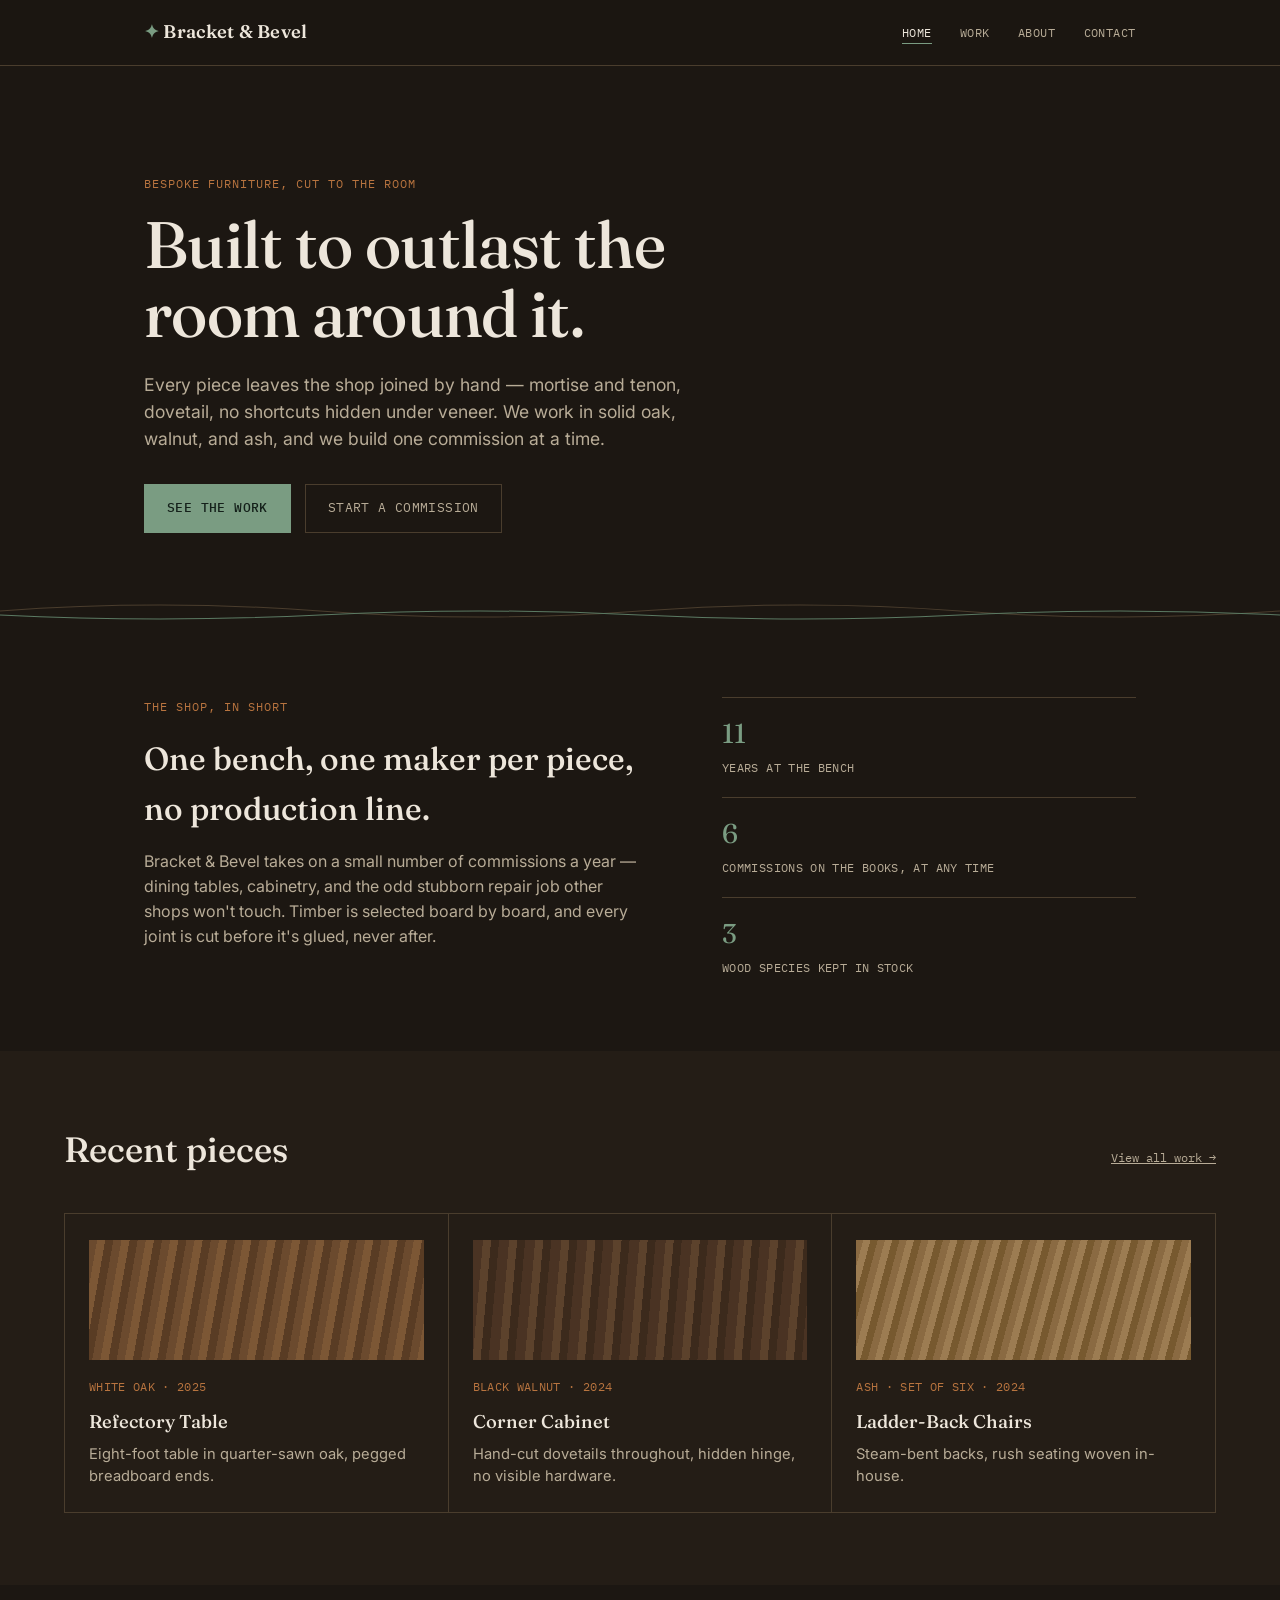
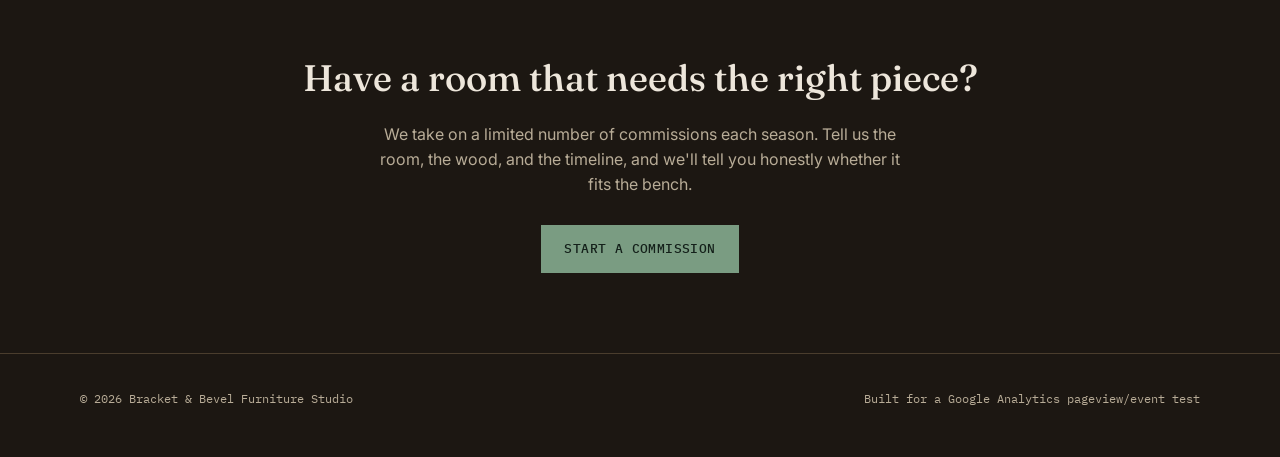
<file: index.html>
<!DOCTYPE html>
<html lang="en">
<head>
<meta charset="UTF-8">
<meta name="viewport" content="width=device-width, initial-scale=1.0">
<title>Bracket &amp; Bevel — Bespoke Furniture Studio</title>
<meta name="description" content="Solid-wood furniture built to order, joined the traditional way. Browse the studio's work and start a commission.">

<!-- ============================================================
     Google tag (gtag.js) — GA4
     Replace G-XXXXXXXXXX with your real Measurement ID.
     This snippet is duplicated on every page so pageviews fire
     no matter which page a visitor lands on.
     ============================================================ -->
<script async src="https://www.googletagmanager.com/gtag/js?id=G-VG3MJC6J0P"></script>
<script>
  window.dataLayer = window.dataLayer || [];
  function gtag(){dataLayer.push(arguments);}
  gtag('js', new Date());
  gtag('config', 'G-VG3MJC6J0P');
</script>

<link rel="stylesheet" href="style.css">
</head>
<body>

<header class="site-header">
  <nav class="nav">
    <a href="index.html" class="brand"><span class="mark">&#10022;</span> Bracket &amp; Bevel</a>
    <button class="nav-toggle" aria-expanded="false" aria-label="Toggle navigation">Menu</button>
    <ul class="nav-links">
      <li><a href="index.html" aria-current="page">Home</a></li>
      <li><a href="work.html">Work</a></li>
      <li><a href="about.html">About</a></li>
      <li><a href="contact.html">Contact</a></li>
    </ul>
  </nav>
</header>

<main>
  <section class="hero">
    <p class="eyebrow">Bespoke furniture, cut to the room</p>
    <h1>Built to outlast the room around it.</h1>
    <p class="lede">Every piece leaves the shop joined by hand — mortise and tenon, dovetail, no shortcuts hidden under veneer. We work in solid oak, walnut, and ash, and we build one commission at a time.</p>
    <div class="hero-row">
      <a href="work.html" class="btn primary" data-track="cta_click" data-track-label="hero_see_work">See the work</a>
      <a href="contact.html" class="btn ghost" data-track="cta_click" data-track-label="hero_start_commission">Start a commission</a>
    </div>
  </section>

  <svg class="grain" viewBox="0 0 1200 28" preserveAspectRatio="none" aria-hidden="true">
    <path d="M0,14 Q150,2 300,14 T600,14 T900,14 T1200,14" />
    <path class="accent" d="M0,18 Q150,26 300,18 T600,18 T900,18 T1200,18" />
  </svg>

  <section class="tight">
    <div class="two-col">
      <div>
        <p class="eyebrow">The shop, in short</p>
        <h2 style="font-family:var(--display); font-weight:500; font-size:clamp(1.5rem,3vw,2rem); margin:0 0 16px;">One bench, one maker per piece, no production line.</h2>
        <p style="color:var(--ink-dim); max-width:56ch;">Bracket &amp; Bevel takes on a small number of commissions a year — dining tables, cabinetry, and the odd stubborn repair job other shops won't touch. Timber is selected board by board, and every joint is cut before it's glued, never after.</p>
      </div>
      <ul class="stat-list">
        <li><span class="num">11</span><span class="lbl">Years at the bench</span></li>
        <li><span class="num">6</span><span class="lbl">Commissions on the books, at any time</span></li>
        <li><span class="num">3</span><span class="lbl">Wood species kept in stock</span></li>
      </ul>
    </div>
  </section>

  <section class="panel">
    <div class="tight">
      <div class="section-head">
        <h2>Recent pieces</h2>
        <a href="work.html" class="tag" data-track="cta_click" data-track-label="home_view_all_work">View all work &rarr;</a>
      </div>
      <div class="piece-grid">
        <div class="piece" data-track="piece_view" data-track-label="refectory_table">
          <div class="swatch" style="background: repeating-linear-gradient(100deg, #6b4a2e 0 8px, #7c5735 8px 16px, #593c24 16px 24px);"></div>
          <p class="spec">White Oak · 2025</p>
          <h3>Refectory Table</h3>
          <p class="desc">Eight-foot table in quarter-sawn oak, pegged breadboard ends.</p>
        </div>
        <div class="piece" data-track="piece_view" data-track-label="corner_cabinet">
          <div class="swatch" style="background: repeating-linear-gradient(95deg, #4a3323 0 10px, #5c422c 10px 18px, #3c2a1c 18px 26px);"></div>
          <p class="spec">Black Walnut · 2024</p>
          <h3>Corner Cabinet</h3>
          <p class="desc">Hand-cut dovetails throughout, hidden hinge, no visible hardware.</p>
        </div>
        <div class="piece" data-track="piece_view" data-track-label="ladder_back_chairs">
          <div class="swatch" style="background: repeating-linear-gradient(105deg, #8a6a42 0 7px, #9c7c52 7px 14px, #77592f 14px 21px);"></div>
          <p class="spec">Ash · Set of Six · 2024</p>
          <h3>Ladder-Back Chairs</h3>
          <p class="desc">Steam-bent backs, rush seating woven in-house.</p>
        </div>
      </div>
    </div>
  </section>

  <section class="tight" style="text-align:center; padding-top: 64px; padding-bottom: 80px;">
    <h2 style="font-family:var(--display); font-weight:500; font-size:clamp(1.6rem,3.5vw,2.3rem); margin:0 0 16px;">Have a room that needs the right piece?</h2>
    <p style="color:var(--ink-dim); max-width:52ch; margin:0 auto 28px;">We take on a limited number of commissions each season. Tell us the room, the wood, and the timeline, and we'll tell you honestly whether it fits the bench.</p>
    <a href="contact.html" class="btn primary" data-track="cta_click" data-track-label="home_bottom_commission">Start a commission</a>
  </section>
</main>

<footer>
  <div class="footer-row">
    <span>&copy; 2026 Bracket &amp; Bevel Furniture Studio</span>
    <span>Built for a Google Analytics pageview/event test</span>
  </div>
</footer>

<script src="script.js"></script>
</body>
</html>
</file>
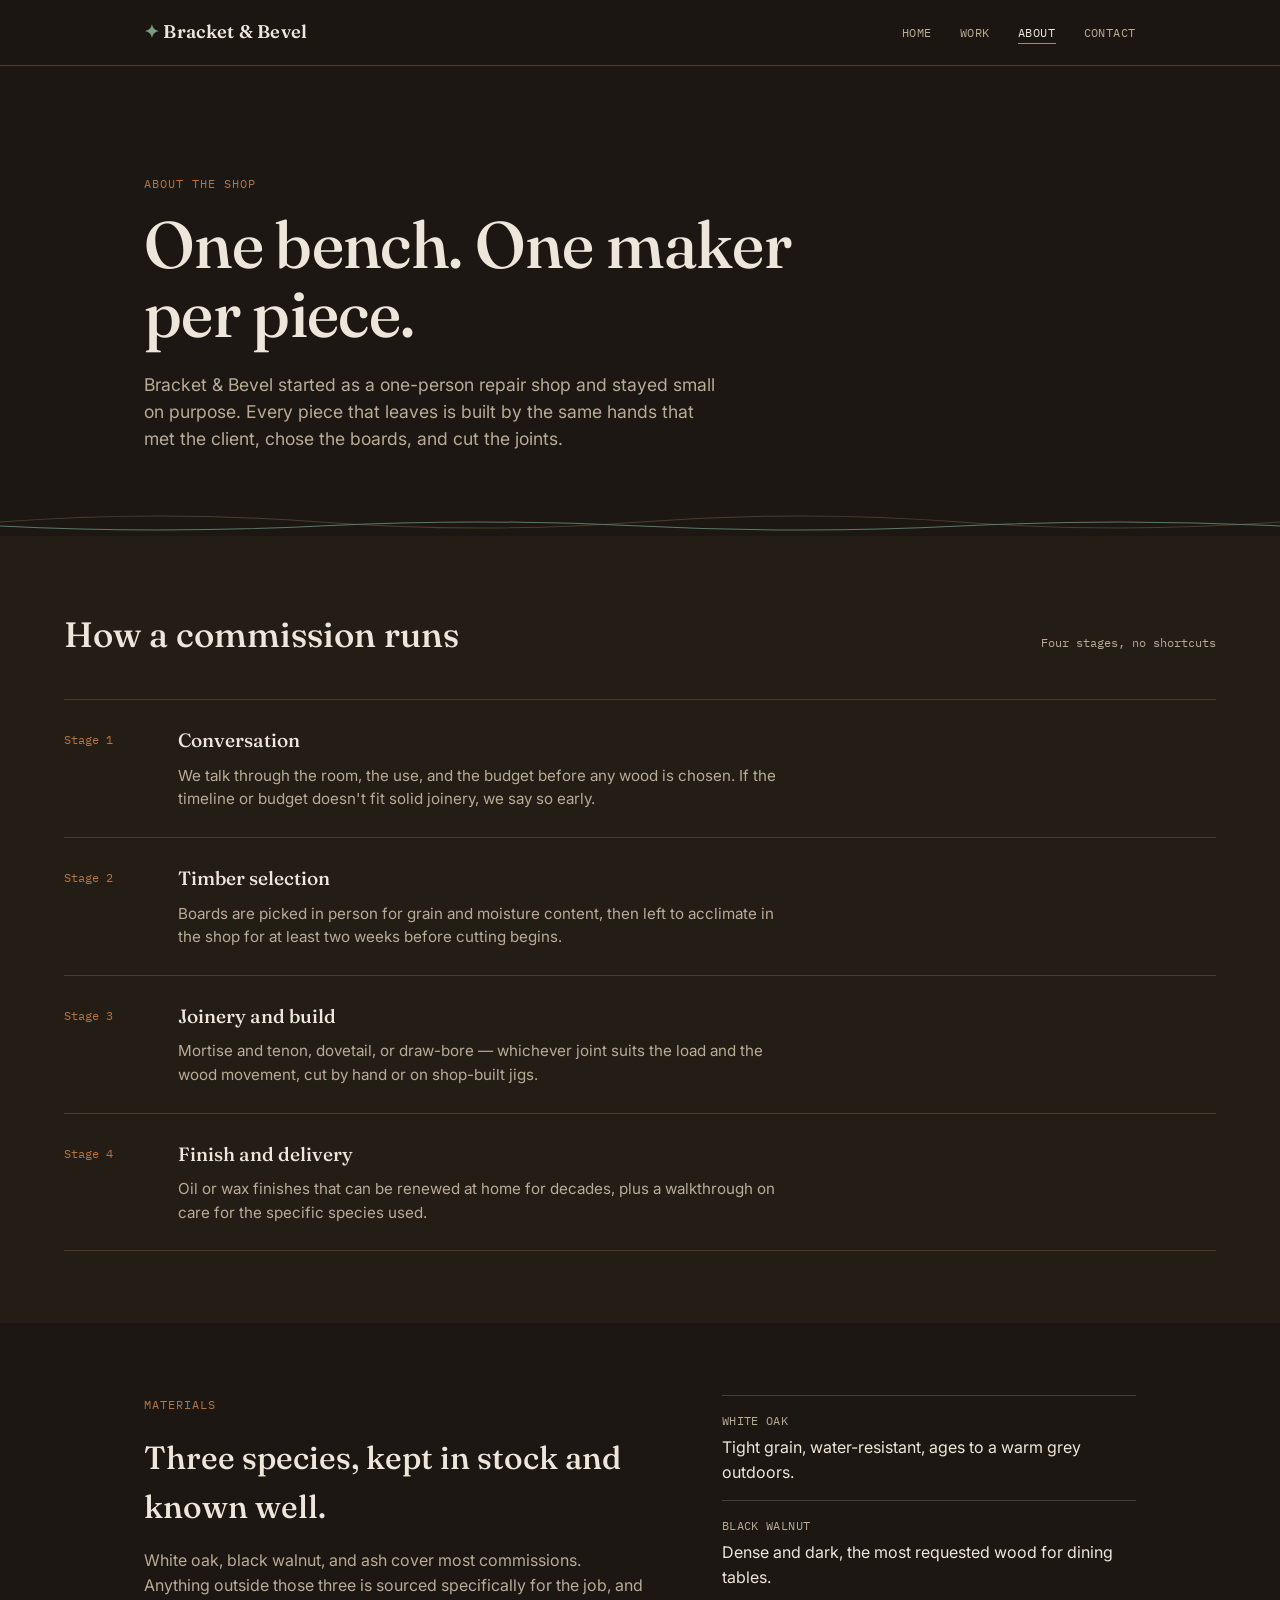
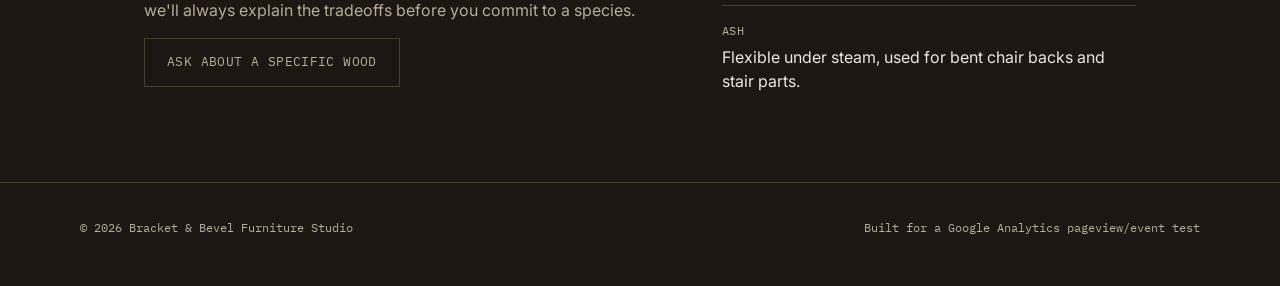
<file: about.html>
<!DOCTYPE html>
<html lang="en">
<head>
<meta charset="UTF-8">
<meta name="viewport" content="width=device-width, initial-scale=1.0">
<title>About — Bracket &amp; Bevel</title>
<meta name="description" content="How Bracket & Bevel works: timber selection, joinery, and the commission process.">

<script async src="https://www.googletagmanager.com/gtag/js?id=G-VG3MJC6J0P"></script>
<script>
  window.dataLayer = window.dataLayer || [];
  function gtag(){dataLayer.push(arguments);}
  gtag('js', new Date());
  gtag('config', 'G-VG3MJC6J0P');
</script>

<link rel="stylesheet" href="style.css">
</head>
<body>

<header class="site-header">
  <nav class="nav">
    <a href="index.html" class="brand"><span class="mark">&#10022;</span> Bracket &amp; Bevel</a>
    <button class="nav-toggle" aria-expanded="false" aria-label="Toggle navigation">Menu</button>
    <ul class="nav-links">
      <li><a href="index.html">Home</a></li>
      <li><a href="work.html">Work</a></li>
      <li><a href="about.html" aria-current="page">About</a></li>
      <li><a href="contact.html">Contact</a></li>
    </ul>
  </nav>
</header>

<main>
  <section class="hero" style="padding-bottom: 24px;">
    <p class="eyebrow">About the shop</p>
    <h1 style="max-width: 17ch;">One bench. One maker per piece.</h1>
    <p class="lede">Bracket &amp; Bevel started as a one-person repair shop and stayed small on purpose. Every piece that leaves is built by the same hands that met the client, chose the boards, and cut the joints.</p>
  </section>

  <svg class="grain" viewBox="0 0 1200 28" preserveAspectRatio="none" aria-hidden="true">
    <path d="M0,14 Q150,2 300,14 T600,14 T900,14 T1200,14" />
    <path class="accent" d="M0,18 Q150,26 300,18 T600,18 T900,18 T1200,18" />
  </svg>

  <section class="panel">
    <div class="tight">
      <div class="section-head">
        <h2>How a commission runs</h2>
        <span class="tag">Four stages, no shortcuts</span>
      </div>
      <ul class="process">
        <li>
          <span class="step-tag">Stage 1</span>
          <div>
            <h3>Conversation</h3>
            <p>We talk through the room, the use, and the budget before any wood is chosen. If the timeline or budget doesn't fit solid joinery, we say so early.</p>
          </div>
        </li>
        <li>
          <span class="step-tag">Stage 2</span>
          <div>
            <h3>Timber selection</h3>
            <p>Boards are picked in person for grain and moisture content, then left to acclimate in the shop for at least two weeks before cutting begins.</p>
          </div>
        </li>
        <li>
          <span class="step-tag">Stage 3</span>
          <div>
            <h3>Joinery and build</h3>
            <p>Mortise and tenon, dovetail, or draw-bore — whichever joint suits the load and the wood movement, cut by hand or on shop-built jigs.</p>
          </div>
        </li>
        <li>
          <span class="step-tag">Stage 4</span>
          <div>
            <h3>Finish and delivery</h3>
            <p>Oil or wax finishes that can be renewed at home for decades, plus a walkthrough on care for the specific species used.</p>
          </div>
        </li>
      </ul>
    </div>
  </section>

  <section class="tight">
    <div class="two-col">
      <div>
        <p class="eyebrow">Materials</p>
        <h2 style="font-family:var(--display); font-weight:500; font-size:clamp(1.5rem,3vw,2rem); margin:0 0 16px;">Three species, kept in stock and known well.</h2>
        <p style="color:var(--ink-dim); max-width:56ch; margin-bottom:16px;">White oak, black walnut, and ash cover most commissions. Anything outside those three is sourced specifically for the job, and we'll always explain the tradeoffs before you commit to a species.</p>
        <a href="contact.html" class="btn ghost" data-track="cta_click" data-track-label="about_ask_about_wood">Ask about a specific wood</a>
      </div>
      <ul class="info-list">
        <li><span class="lbl">White Oak</span>Tight grain, water-resistant, ages to a warm grey outdoors.</li>
        <li><span class="lbl">Black Walnut</span>Dense and dark, the most requested wood for dining tables.</li>
        <li><span class="lbl">Ash</span>Flexible under steam, used for bent chair backs and stair parts.</li>
      </ul>
    </div>
  </section>
</main>

<footer>
  <div class="footer-row">
    <span>&copy; 2026 Bracket &amp; Bevel Furniture Studio</span>
    <span>Built for a Google Analytics pageview/event test</span>
  </div>
</footer>

<script src="script.js"></script>
</body>
</html>
</file>
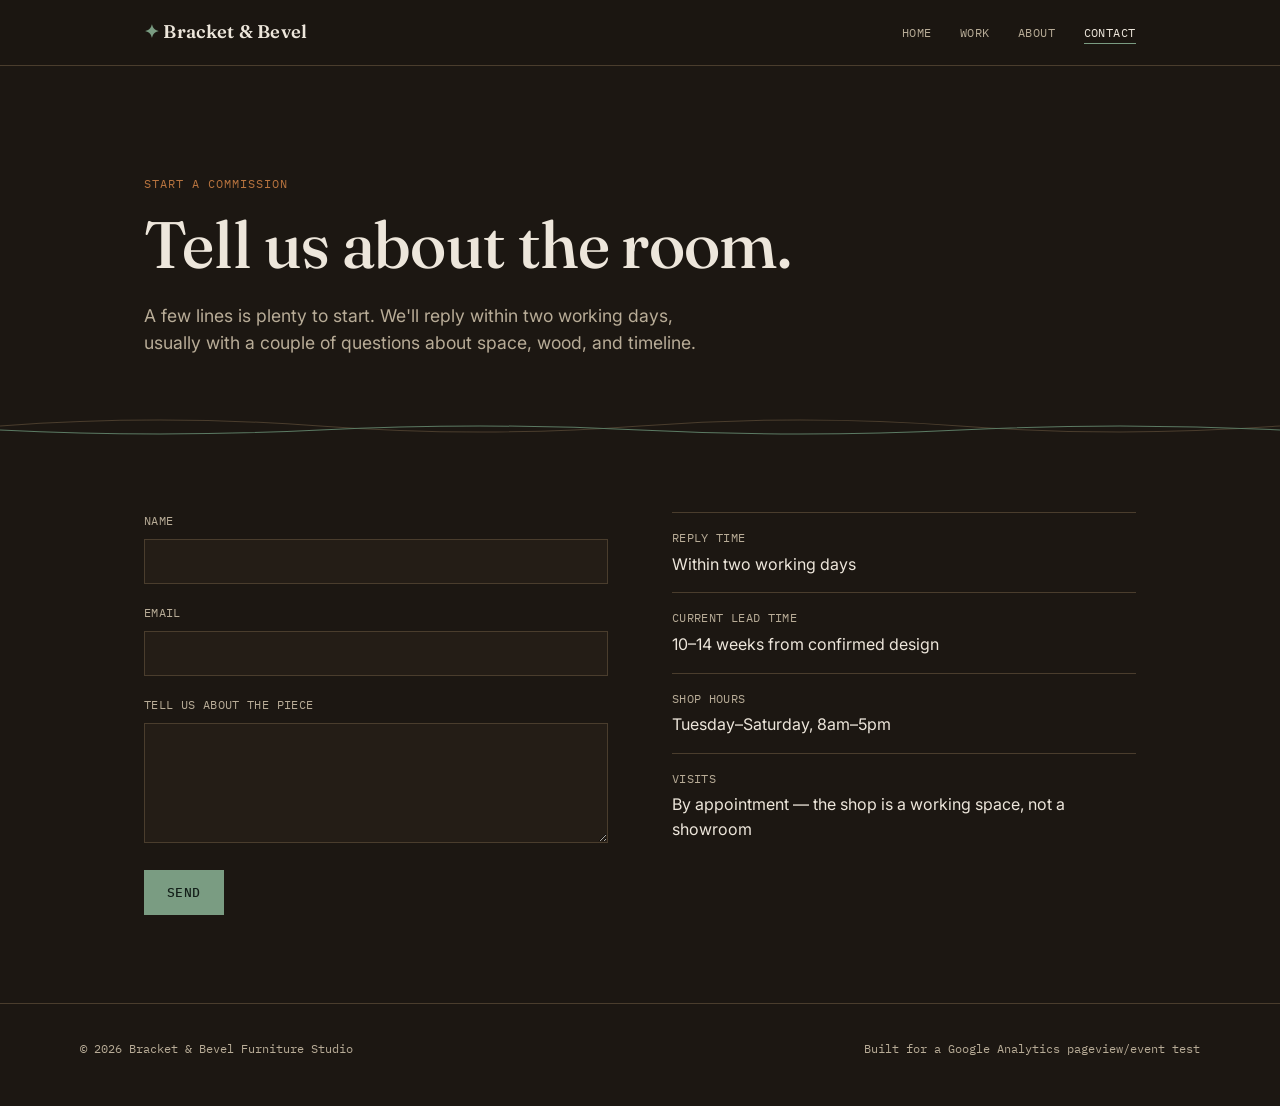
<file: contact.html>
<!DOCTYPE html>
<html lang="en">
<head>
<meta charset="UTF-8">
<meta name="viewport" content="width=device-width, initial-scale=1.0">
<title>Contact — Bracket &amp; Bevel</title>
<meta name="description" content="Start a furniture commission with Bracket & Bevel.">

<script async src="https://www.googletagmanager.com/gtag/js?id=G-VG3MJC6J0P"></script>
<script>
  window.dataLayer = window.dataLayer || [];
  function gtag(){dataLayer.push(arguments);}
  gtag('js', new Date());
  gtag('config', 'G-VG3MJC6J0P');
</script>

<link rel="stylesheet" href="style.css">
</head>
<body>

<header class="site-header">
  <nav class="nav">
    <a href="index.html" class="brand"><span class="mark">&#10022;</span> Bracket &amp; Bevel</a>
    <button class="nav-toggle" aria-expanded="false" aria-label="Toggle navigation">Menu</button>
    <ul class="nav-links">
      <li><a href="index.html">Home</a></li>
      <li><a href="work.html">Work</a></li>
      <li><a href="about.html">About</a></li>
      <li><a href="contact.html" aria-current="page">Contact</a></li>
    </ul>
  </nav>
</header>

<main>
  <section class="hero" style="padding-bottom: 24px;">
    <p class="eyebrow">Start a commission</p>
    <h1 style="max-width: 16ch;">Tell us about the room.</h1>
    <p class="lede">A few lines is plenty to start. We'll reply within two working days, usually with a couple of questions about space, wood, and timeline.</p>
  </section>

  <svg class="grain" viewBox="0 0 1200 28" preserveAspectRatio="none" aria-hidden="true">
    <path d="M0,14 Q150,2 300,14 T600,14 T900,14 T1200,14" />
    <path class="accent" d="M0,18 Q150,26 300,18 T600,18 T900,18 T1200,18" />
  </svg>

  <section class="tight" style="padding-bottom: 88px;">
    <div class="contact-grid">
      <div>
        <form id="contact-form" novalidate>
          <div class="field">
            <label for="name">Name</label>
            <input type="text" id="name" name="name" required>
          </div>
          <div class="field">
            <label for="email">Email</label>
            <input type="email" id="email" name="email" required>
          </div>
          <div class="field">
            <label for="message">Tell us about the piece</label>
            <textarea id="message" name="message" required></textarea>
          </div>
          <button type="submit" class="btn primary" data-track-label="contact_form_button">Send</button>
          <p id="form-status" class="form-status" role="status"></p>
        </form>
      </div>
      <div>
        <ul class="info-list">
          <li><span class="lbl">Reply time</span>Within two working days</li>
          <li><span class="lbl">Current lead time</span>10&ndash;14 weeks from confirmed design</li>
          <li><span class="lbl">Shop hours</span>Tuesday&ndash;Saturday, 8am&ndash;5pm</li>
          <li><span class="lbl">Visits</span>By appointment — the shop is a working space, not a showroom</li>
        </ul>
      </div>
    </div>
  </section>
</main>

<footer>
  <div class="footer-row">
    <span>&copy; 2026 Bracket &amp; Bevel Furniture Studio</span>
    <span>Built for a Google Analytics pageview/event test</span>
  </div>
</footer>

<script src="script.js"></script>
</body>
</html>
</file>
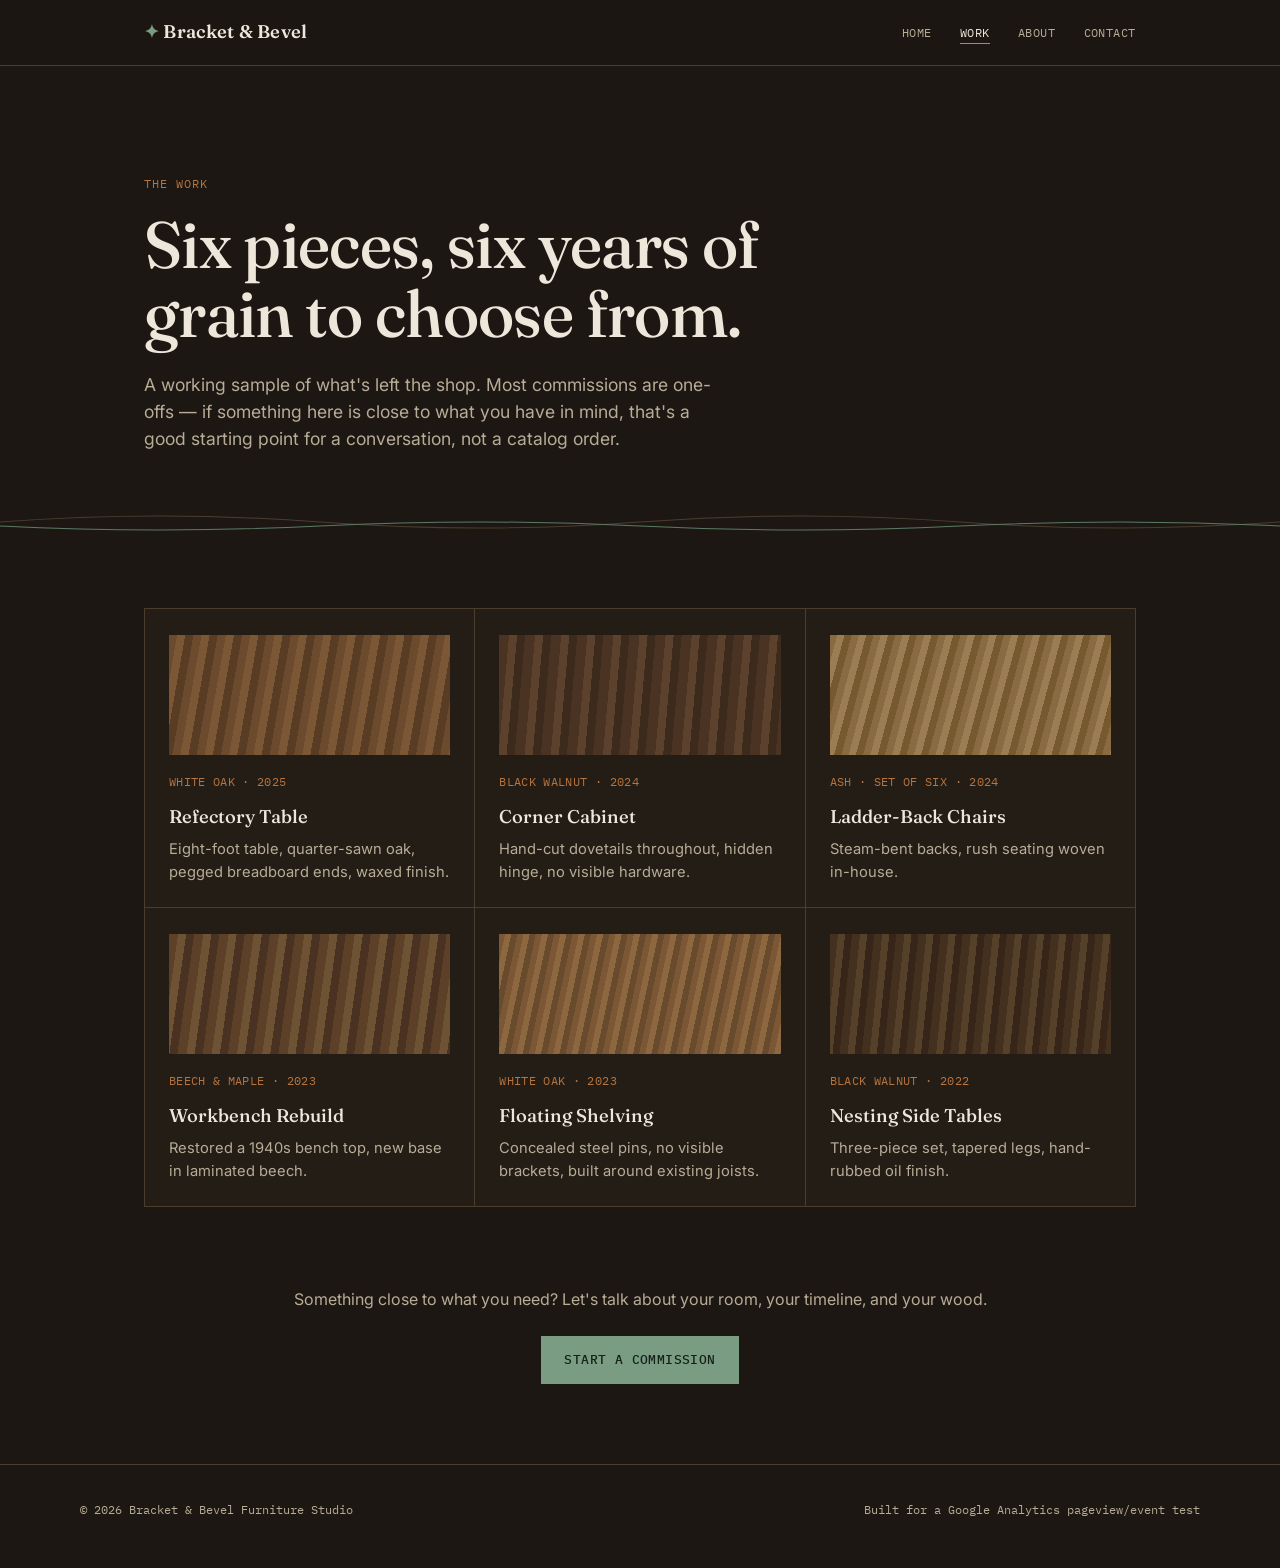
<file: work.html>
<!DOCTYPE html>
<html lang="en">
<head>
<meta charset="UTF-8">
<meta name="viewport" content="width=device-width, initial-scale=1.0">
<title>Work — Bracket &amp; Bevel</title>
<meta name="description" content="A selection of tables, cabinetry, and seating built by Bracket & Bevel.">

<script async src="https://www.googletagmanager.com/gtag/js?id=G-VG3MJC6J0P"></script>
<script>
  window.dataLayer = window.dataLayer || [];
  function gtag(){dataLayer.push(arguments);}
  gtag('js', new Date());
  gtag('config', 'G-VG3MJC6J0P');
</script>

<link rel="stylesheet" href="style.css">
</head>
<body>

<header class="site-header">
  <nav class="nav">
    <a href="index.html" class="brand"><span class="mark">&#10022;</span> Bracket &amp; Bevel</a>
    <button class="nav-toggle" aria-expanded="false" aria-label="Toggle navigation">Menu</button>
    <ul class="nav-links">
      <li><a href="index.html">Home</a></li>
      <li><a href="work.html" aria-current="page">Work</a></li>
      <li><a href="about.html">About</a></li>
      <li><a href="contact.html">Contact</a></li>
    </ul>
  </nav>
</header>

<main>
  <section class="hero" style="padding-bottom: 24px;">
    <p class="eyebrow">The work</p>
    <h1 style="max-width: 18ch;">Six pieces, six years of grain to choose from.</h1>
    <p class="lede">A working sample of what's left the shop. Most commissions are one-offs — if something here is close to what you have in mind, that's a good starting point for a conversation, not a catalog order.</p>
  </section>

  <svg class="grain" viewBox="0 0 1200 28" preserveAspectRatio="none" aria-hidden="true">
    <path d="M0,14 Q150,2 300,14 T600,14 T900,14 T1200,14" />
    <path class="accent" d="M0,18 Q150,26 300,18 T600,18 T900,18 T1200,18" />
  </svg>

  <section class="tight">
    <div class="piece-grid">

      <div class="piece" data-track="piece_view" data-track-label="refectory_table">
        <div class="swatch" style="background: repeating-linear-gradient(100deg, #6b4a2e 0 8px, #7c5735 8px 16px, #593c24 16px 24px);"></div>
        <p class="spec">White Oak · 2025</p>
        <h3>Refectory Table</h3>
        <p class="desc">Eight-foot table, quarter-sawn oak, pegged breadboard ends, waxed finish.</p>
      </div>

      <div class="piece" data-track="piece_view" data-track-label="corner_cabinet">
        <div class="swatch" style="background: repeating-linear-gradient(95deg, #4a3323 0 10px, #5c422c 10px 18px, #3c2a1c 18px 26px);"></div>
        <p class="spec">Black Walnut · 2024</p>
        <h3>Corner Cabinet</h3>
        <p class="desc">Hand-cut dovetails throughout, hidden hinge, no visible hardware.</p>
      </div>

      <div class="piece" data-track="piece_view" data-track-label="ladder_back_chairs">
        <div class="swatch" style="background: repeating-linear-gradient(105deg, #8a6a42 0 7px, #9c7c52 7px 14px, #77592f 14px 21px);"></div>
        <p class="spec">Ash · Set of Six · 2024</p>
        <h3>Ladder-Back Chairs</h3>
        <p class="desc">Steam-bent backs, rush seating woven in-house.</p>
      </div>

      <div class="piece" data-track="piece_view" data-track-label="workbench_rebuild">
        <div class="swatch" style="background: repeating-linear-gradient(98deg, #5c4128 0 9px, #6d5233 9px 17px, #493222 17px 25px);"></div>
        <p class="spec">Beech &amp; Maple · 2023</p>
        <h3>Workbench Rebuild</h3>
        <p class="desc">Restored a 1940s bench top, new base in laminated beech.</p>
      </div>

      <div class="piece" data-track="piece_view" data-track-label="floating_shelving">
        <div class="swatch" style="background: repeating-linear-gradient(102deg, #7c5735 0 6px, #8c6740 6px 12px, #684a2c 12px 18px);"></div>
        <p class="spec">White Oak · 2023</p>
        <h3>Floating Shelving</h3>
        <p class="desc">Concealed steel pins, no visible brackets, built around existing joists.</p>
      </div>

      <div class="piece" data-track="piece_view" data-track-label="nesting_side_tables">
        <div class="swatch" style="background: repeating-linear-gradient(96deg, #43301f 0 8px, #55402a 8px 15px, #362518 15px 22px);"></div>
        <p class="spec">Black Walnut · 2022</p>
        <h3>Nesting Side Tables</h3>
        <p class="desc">Three-piece set, tapered legs, hand-rubbed oil finish.</p>
      </div>

    </div>
  </section>

  <section class="tight" style="text-align:center; padding-top: 8px; padding-bottom: 80px;">
    <p style="color:var(--ink-dim); margin: 0 0 24px;">Something close to what you need? Let's talk about your room, your timeline, and your wood.</p>
    <a href="contact.html" class="btn primary" data-track="cta_click" data-track-label="work_page_commission">Start a commission</a>
  </section>
</main>

<footer>
  <div class="footer-row">
    <span>&copy; 2026 Bracket &amp; Bevel Furniture Studio</span>
    <span>Built for a Google Analytics pageview/event test</span>
  </div>
</footer>

<script src="script.js"></script>
</body>
</html>
</file>
<file: style.css>
/* ==========================================================================
   Bracket & Bevel — design tokens
   Palette: dark walnut ground, verdigris signature accent, copper working accent
   Type: Fraunces (display) / Inter (body) / IBM Plex Mono (specs & labels)
   ========================================================================== */

@import url('https://fonts.googleapis.com/css2?family=Fraunces:opsz,wght@9..144,400;9..144,500;9..144,600&family=Inter:wght@400;500;600&family=IBM+Plex+Mono:wght@400;500&display=swap');

:root {
  --ground: #1c1712;
  --panel: #241d16;
  --panel-raised: #2c241a;
  --line: #4a3d2d;
  --ink: #ede6db;
  --ink-dim: #b8ac97;
  --verdigris: #7a9c82;
  --verdigris-dim: #5b7a63;
  --copper: #b8743f;

  --display: 'Fraunces', serif;
  --body: 'Inter', sans-serif;
  --mono: 'IBM Plex Mono', monospace;

  --max: 1120px;
  --pad: clamp(20px, 5vw, 64px);
}

* { box-sizing: border-box; }

html { scroll-behavior: smooth; }

body {
  margin: 0;
  background: var(--ground);
  color: var(--ink);
  font-family: var(--body);
  line-height: 1.55;
  -webkit-font-smoothing: antialiased;
}

a { color: inherit; }

img, svg { display: block; max-width: 100%; }

.wrap {
  max-width: var(--max);
  margin: 0 auto;
  padding: 0 var(--pad);
}

/* ---------- header / nav ---------- */

.site-header {
  position: sticky;
  top: 0;
  z-index: 20;
  background: rgba(28, 23, 18, 0.92);
  backdrop-filter: blur(6px);
  border-bottom: 1px solid var(--line);
}

.nav {
  max-width: var(--max);
  margin: 0 auto;
  padding: 18px var(--pad);
  display: flex;
  align-items: center;
  justify-content: space-between;
}

.brand {
  font-family: var(--display);
  font-size: 1.15rem;
  font-weight: 600;
  letter-spacing: 0.01em;
  text-decoration: none;
  color: var(--ink);
}

.brand .mark { color: var(--verdigris); }

.nav-links {
  display: flex;
  gap: 28px;
  list-style: none;
  margin: 0;
  padding: 0;
  font-family: var(--mono);
  font-size: 0.78rem;
  letter-spacing: 0.04em;
  text-transform: uppercase;
}

.nav-links a {
  text-decoration: none;
  color: var(--ink-dim);
  padding-bottom: 3px;
  border-bottom: 1px solid transparent;
  transition: color 0.15s ease, border-color 0.15s ease;
}

.nav-links a:hover,
.nav-links a[aria-current="page"] {
  color: var(--ink);
  border-color: var(--verdigris);
}

.nav-toggle {
  display: none;
  background: none;
  border: 1px solid var(--line);
  color: var(--ink);
  padding: 8px 10px;
  font-family: var(--mono);
  font-size: 0.75rem;
  cursor: pointer;
}

@media (max-width: 720px) {
  .nav-toggle { display: block; }
  .nav-links {
    position: fixed;
    inset: 61px 0 auto 0;
    background: var(--ground);
    border-bottom: 1px solid var(--line);
    flex-direction: column;
    gap: 0;
    padding: 8px 0;
    transform: translateY(-8px);
    opacity: 0;
    pointer-events: none;
    transition: opacity 0.15s ease, transform 0.15s ease;
  }
  .nav-links.open {
    transform: translateY(0);
    opacity: 1;
    pointer-events: auto;
  }
  .nav-links a {
    display: block;
    padding: 14px var(--pad);
    border-bottom: 1px solid var(--line);
  }
}

/* ---------- grain divider — signature element ---------- */

.grain {
  width: 100%;
  height: 28px;
  display: block;
  margin: 0;
}

.grain path { stroke: var(--line); fill: none; stroke-width: 1; }
.grain path.accent { stroke: var(--verdigris-dim); }

/* ---------- hero ---------- */

.hero {
  padding: clamp(56px, 10vw, 108px) var(--pad) clamp(40px, 6vw, 64px);
  max-width: var(--max);
  margin: 0 auto;
}

.eyebrow {
  font-family: var(--mono);
  font-size: 0.78rem;
  letter-spacing: 0.08em;
  text-transform: uppercase;
  color: var(--copper);
  margin: 0 0 18px;
}

.hero h1 {
  font-family: var(--display);
  font-weight: 500;
  font-size: clamp(2.4rem, 5.5vw, 4.1rem);
  line-height: 1.05;
  letter-spacing: -0.01em;
  margin: 0 0 22px;
  max-width: 14ch;
}

.hero .lede {
  font-size: 1.1rem;
  color: var(--ink-dim);
  max-width: 52ch;
  margin: 0 0 32px;
}

.hero-row { display: flex; gap: 14px; flex-wrap: wrap; }

/* ---------- buttons ---------- */

.btn {
  display: inline-flex;
  align-items: center;
  gap: 8px;
  font-family: var(--mono);
  font-size: 0.82rem;
  letter-spacing: 0.03em;
  text-transform: uppercase;
  text-decoration: none;
  padding: 13px 22px;
  border: 1px solid var(--verdigris-dim);
  color: var(--ink);
  background: transparent;
  cursor: pointer;
  transition: background 0.15s ease, color 0.15s ease, border-color 0.15s ease;
}

.btn:hover { background: var(--verdigris-dim); border-color: var(--verdigris-dim); }

.btn.primary { background: var(--verdigris); border-color: var(--verdigris); color: #14201a; font-weight: 500; }
.btn.primary:hover { background: var(--verdigris-dim); }

.btn.ghost { border-color: var(--line); color: var(--ink-dim); }
.btn.ghost:hover { border-color: var(--copper); color: var(--ink); background: transparent; }

/* ---------- sections ---------- */

section { padding: clamp(40px, 7vw, 72px) var(--pad); }
section.tight { max-width: var(--max); margin: 0 auto; padding-left: var(--pad); padding-right: var(--pad); }
section.panel { background: var(--panel); }

.section-head { display: flex; align-items: baseline; justify-content: space-between; gap: 24px; margin-bottom: 36px; flex-wrap: wrap; }

.section-head h2 {
  font-family: var(--display);
  font-weight: 500;
  font-size: clamp(1.6rem, 3vw, 2.2rem);
  margin: 0;
}

.section-head .tag { font-family: var(--mono); font-size: 0.78rem; color: var(--ink-dim); }

/* ---------- grid of pieces (portfolio + home preview) ---------- */

.piece-grid {
  display: grid;
  grid-template-columns: repeat(3, 1fr);
  gap: 1px;
  background: var(--line);
  border: 1px solid var(--line);
}

@media (max-width: 860px) { .piece-grid { grid-template-columns: repeat(2, 1fr); } }
@media (max-width: 560px) { .piece-grid { grid-template-columns: 1fr; } }

.piece {
  background: var(--panel);
  padding: 26px 24px 24px;
  cursor: default;
  transition: background 0.15s ease;
}

.piece:hover { background: var(--panel-raised); }

.piece .swatch { width: 100%; height: 120px; margin-bottom: 18px; }

.piece h3 {
  font-family: var(--display);
  font-weight: 500;
  font-size: 1.15rem;
  margin: 0 0 6px;
}

.piece .spec {
  font-family: var(--mono);
  font-size: 0.72rem;
  color: var(--copper);
  text-transform: uppercase;
  letter-spacing: 0.03em;
  margin: 0 0 12px;
}

.piece p.desc { font-size: 0.92rem; color: var(--ink-dim); margin: 0; }

/* ---------- two column ---------- */

.two-col {
  display: grid;
  grid-template-columns: 1.1fr 0.9fr;
  gap: clamp(32px, 6vw, 72px);
  align-items: start;
}

@media (max-width: 800px) { .two-col { grid-template-columns: 1fr; } }

.stat-list { list-style: none; margin: 0; padding: 0; display: grid; gap: 18px; }
.stat-list li { border-top: 1px solid var(--line); padding-top: 14px; }
.stat-list .num { font-family: var(--display); font-size: 1.7rem; color: var(--verdigris); display: block; }
.stat-list .lbl { font-family: var(--mono); font-size: 0.76rem; color: var(--ink-dim); text-transform: uppercase; letter-spacing: 0.03em; }

/* ---------- process steps (about) ---------- */

.process { list-style: none; margin: 0; padding: 0; display: grid; gap: 0; }
.process li {
  display: grid;
  grid-template-columns: 90px 1fr;
  gap: 24px;
  padding: 26px 0;
  border-top: 1px solid var(--line);
}
.process li:last-child { border-bottom: 1px solid var(--line); }
.process .step-tag { font-family: var(--mono); font-size: 0.78rem; color: var(--copper); padding-top: 4px; }
.process h3 { font-family: var(--display); font-weight: 500; font-size: 1.2rem; margin: 0 0 8px; }
.process p { margin: 0; color: var(--ink-dim); font-size: 0.95rem; max-width: 60ch; }

/* ---------- contact form ---------- */

.contact-grid { display: grid; grid-template-columns: 1fr 1fr; gap: clamp(32px, 6vw, 64px); }
@media (max-width: 800px) { .contact-grid { grid-template-columns: 1fr; } }

.field { margin-bottom: 20px; }
.field label {
  display: block;
  font-family: var(--mono);
  font-size: 0.76rem;
  text-transform: uppercase;
  letter-spacing: 0.03em;
  color: var(--ink-dim);
  margin-bottom: 8px;
}
.field input, .field textarea {
  width: 100%;
  background: var(--panel);
  border: 1px solid var(--line);
  color: var(--ink);
  padding: 12px 14px;
  font-family: var(--body);
  font-size: 0.95rem;
}
.field input:focus, .field textarea:focus {
  outline: 2px solid var(--verdigris);
  outline-offset: 1px;
}
.field textarea { resize: vertical; min-height: 120px; }

.form-status {
  margin-top: 16px;
  font-family: var(--mono);
  font-size: 0.85rem;
  color: var(--verdigris);
  display: none;
}
.form-status.show { display: block; }

.info-list { list-style: none; margin: 0; padding: 0; }
.info-list li { border-top: 1px solid var(--line); padding: 16px 0; }
.info-list .lbl { font-family: var(--mono); font-size: 0.74rem; color: var(--ink-dim); text-transform: uppercase; letter-spacing: 0.03em; display: block; margin-bottom: 4px; }

/* ---------- footer ---------- */

footer {
  border-top: 1px solid var(--line);
  padding: 36px var(--pad) 48px;
}
.footer-row {
  max-width: var(--max);
  margin: 0 auto;
  display: flex;
  justify-content: space-between;
  flex-wrap: wrap;
  gap: 16px;
  font-family: var(--mono);
  font-size: 0.76rem;
  color: var(--ink-dim);
}

/* ---------- utility ---------- */

.visually-hidden {
  position: absolute;
  width: 1px; height: 1px;
  overflow: hidden;
  clip: rect(0 0 0 0);
  white-space: nowrap;
}

@media (prefers-reduced-motion: reduce) {
  html { scroll-behavior: auto; }
  * { transition-duration: 0.001ms !important; }
}
</file>
